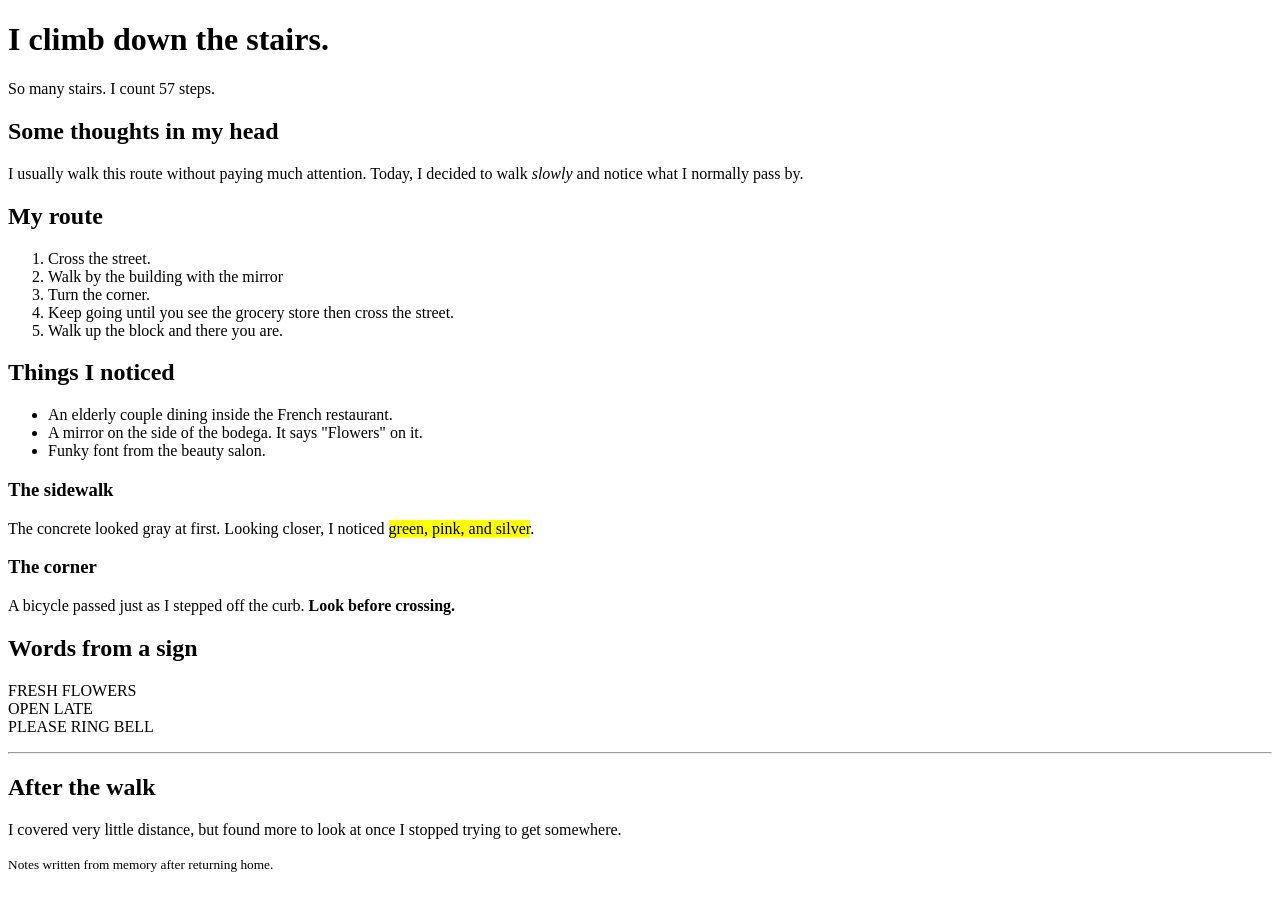
<file: excercise.html>
<!DOCTYPE html>
<html lang="en">
<head>
  <meta charset="utf-8">
  <meta name="viewport" content="width=device-width, initial-scale=1">
  <title>Walk home from the 7 train</title>
</head>
<body>

  <h1>I climb down the stairs.</h1>
  <p>So many stairs. I count 57 steps.</p>

  <section>
    <h2>Some thoughts in my head</h2>
    <p>
      I usually walk this route without paying much attention.
      Today, I decided to walk <em>slowly</em> and notice what
      I normally pass by.
    </p>
  </section>

  <section>
    <h2>My route</h2>
    <ol>
      <li>Cross the street.</li>
      <li>Walk by the building with the mirror</li>
      <li>Turn the corner.</li>
      <li>Keep going until you see the grocery store then cross the street.</li>
      <li>Walk up the block and there you are.</li>
    </ol>
  </section>

  <section>
    <h2>Things I noticed</h2>
    <ul>
      <li>An elderly couple dining inside the French restaurant.</li>
      <li>A mirror on the side of the bodega. It says "Flowers" on it.</li>
      <li>Funky font from the beauty salon.</li>
    </ul>

    <h3>The sidewalk</h3>
    <p>
      The concrete looked gray at first. Looking closer,
      I noticed <mark>green, pink, and silver</mark>.
    </p>

    <h3>The corner</h3>
    <p>
      A bicycle passed just as I stepped off the curb.
      <strong>Look before crossing.</strong>
    </p>
  </section>

  <section>
    <h2>Words from a sign</h2>
    <p>
      FRESH FLOWERS<br>
      OPEN LATE<br>
      PLEASE RING BELL
    </p>
  </section>

  <hr>

  <section>
    <h2>After the walk</h2>
    <p>
      I covered very little distance, but found more to
      look at once I stopped trying to get somewhere.
    </p>
    <p><small>Notes written from memory after returning home.</small></p>
  </section>

  <!-- Add another observation from your walk here. -->

</body>
</html>
</file>
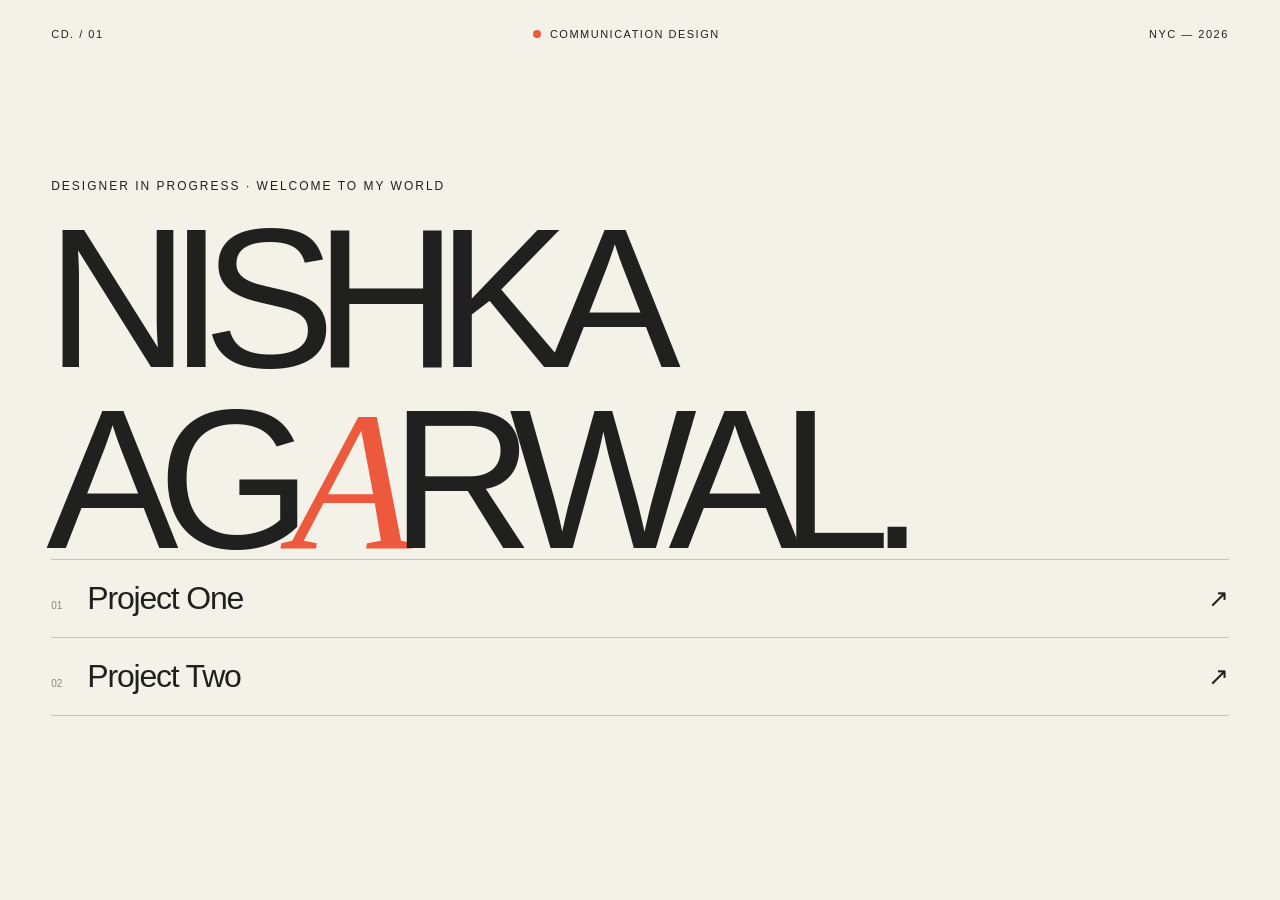
<file: main.html>
<!DOCTYPE html>
<html lang="en">
<head>
    <meta charset="UTF-8">
    <meta name="viewport" content="width=device-width, initial-scale=1.0">

    <title>Nishka Agarwal — Communication Design</title>

    <link rel="stylesheet" href="style1.css">
</head>

<body>

    <header>
        <div>CD. / 01</div>

        <div class="status">
            <span class="dot"></span>
            <span>Communication Design</span>
        </div>

        <div>NYC — 2026</div>
    </header>

    <main>

        <p class="intro-label">
            Designer in progress · Welcome to my world
        </p>

        <h1>
            NISHKA
            <span class="second-line">
                AG<span class="accent">A</span>RWAL.
            </span>
        </h1>

        <section class="projects">

            <a href="excercise.html" class="project-link">
                <div class="project-left">
                    <span class="number">01</span>
                    <span class="project-name">Project One</span>
                </div>
                <span class="arrow">↗</span>
            </a>

            <a href="recipie.html" class="project-link">
                <div class="project-left">
                    <span class="number">02</span>
                    <span class="project-name">Project Two</span>
                </div>
                <span class="arrow">↗</span>
            </a>

        </section>

    </main>

</body>
</html>
</file>
<file: style1.css>
* {
    margin: 0;
    padding: 0;
    box-sizing: border-box;
}

body {
    background: #f4f1e9;
    color: #20201e;
    font-family: Helvetica, Arial, sans-serif;
    min-height: 100vh;
    padding: 28px 4%;
}

a {
    color: inherit;
    text-decoration: none;
}

/* HEADER */

header {
    display: flex;
    justify-content: space-between;
    align-items: center;
    gap: 15px;
    font-size: 11px;
    letter-spacing: 1.5px;
    text-transform: uppercase;
}

.status {
    display: flex;
    align-items: center;
    gap: 9px;
}

.dot {
    width: 8px;
    height: 8px;
    border-radius: 50%;
    background: #ed593d;
    flex-shrink: 0;
}

/* MAIN INTRODUCTION */

main {
    min-height: calc(100vh - 105px);
    display: flex;
    flex-direction: column;
    justify-content: center;
    padding: 65px 0 45px;
}

.intro-label {
    font-size: 12px;
    letter-spacing: 2px;
    text-transform: uppercase;
    margin-bottom: 28px;
}

/* NAME */

h1 {
    font-size: clamp(70px, 15.5vw, 220px);
    line-height: 0.78;
    font-weight: 500;
    letter-spacing: -0.105em;
    text-transform: uppercase;
    margin-left: -0.025em;
}

h1 .second-line {
    display: block;
    margin-top: 0.13em;
}

h1 .accent {
    color: #ed593d;
    font-family: Georgia, serif;
    font-weight: 400;
    font-style: italic;
    letter-spacing: -0.11em;
}

/* DESCRIPTION */

.middle {
    display: flex;
    justify-content: space-between;
    align-items: flex-end;
    gap: 30px;
    margin-top: 55px;
    margin-bottom: 65px;
}

.description {
    max-width: 300px;
    font-size: 14px;
    line-height: 1.7;
    color: #6e6b64;
}

.coordinates {
    font-size: 10px;
    letter-spacing: 1.5px;
    text-transform: uppercase;
    text-align: right;
    line-height: 1.8;
}

/* PROJECT LINKS */

.projects {
    border-top: 1px solid #c9c5bb;
}

.project-link {
    display: flex;
    justify-content: space-between;
    align-items: center;
    gap: 15px;
    padding: 20px 0;
    border-bottom: 1px solid #c9c5bb;
    transition: padding 0.3s ease, color 0.3s ease;
}

.project-link:hover {
    padding-left: 12px;
    padding-right: 12px;
    color: #ed593d;
}

.project-left {
    display: flex;
    align-items: baseline;
    gap: 25px;
}

.number {
    font-size: 10px;
    color: #8b877e;
}

.project-name {
    font-size: clamp(19px, 3vw, 32px);
    letter-spacing: -1.2px;
    font-weight: 400;
}

.arrow {
    font-size: 25px;
    transition: transform 0.3s ease;
}

.project-link:hover .arrow {
    transform: translate(4px, -4px);
}

/* FOOTER */

footer {
    display: flex;
    justify-content: space-between;
    gap: 20px;
    border-top: 1px solid #c9c5bb;
    padding-top: 18px;
    font-size: 10px;
    letter-spacing: 1.2px;
    text-transform: uppercase;
    color: #77736b;
}

/* MOBILE RESPONSIVENESS */

@media (max-width: 600px) {
    body {
        padding: 22px 5%;
    }

    header {
        flex-wrap: wrap;
        font-size: 9px;
        gap: 12px;
    }

    main {
        min-height: auto;
        padding-top: 100px;
    }

    h1 {
        font-size: 15.5vw;
    }

    .middle {
        align-items: flex-start;
        flex-direction: column;
        margin-top: 40px;
        margin-bottom: 55px;
    }

    .coordinates {
        text-align: left;
    }

    .project-left {
        gap: 14px;
    }

    footer {
        flex-wrap: wrap;
        margin-top: 30px;
    }
}
</file>
